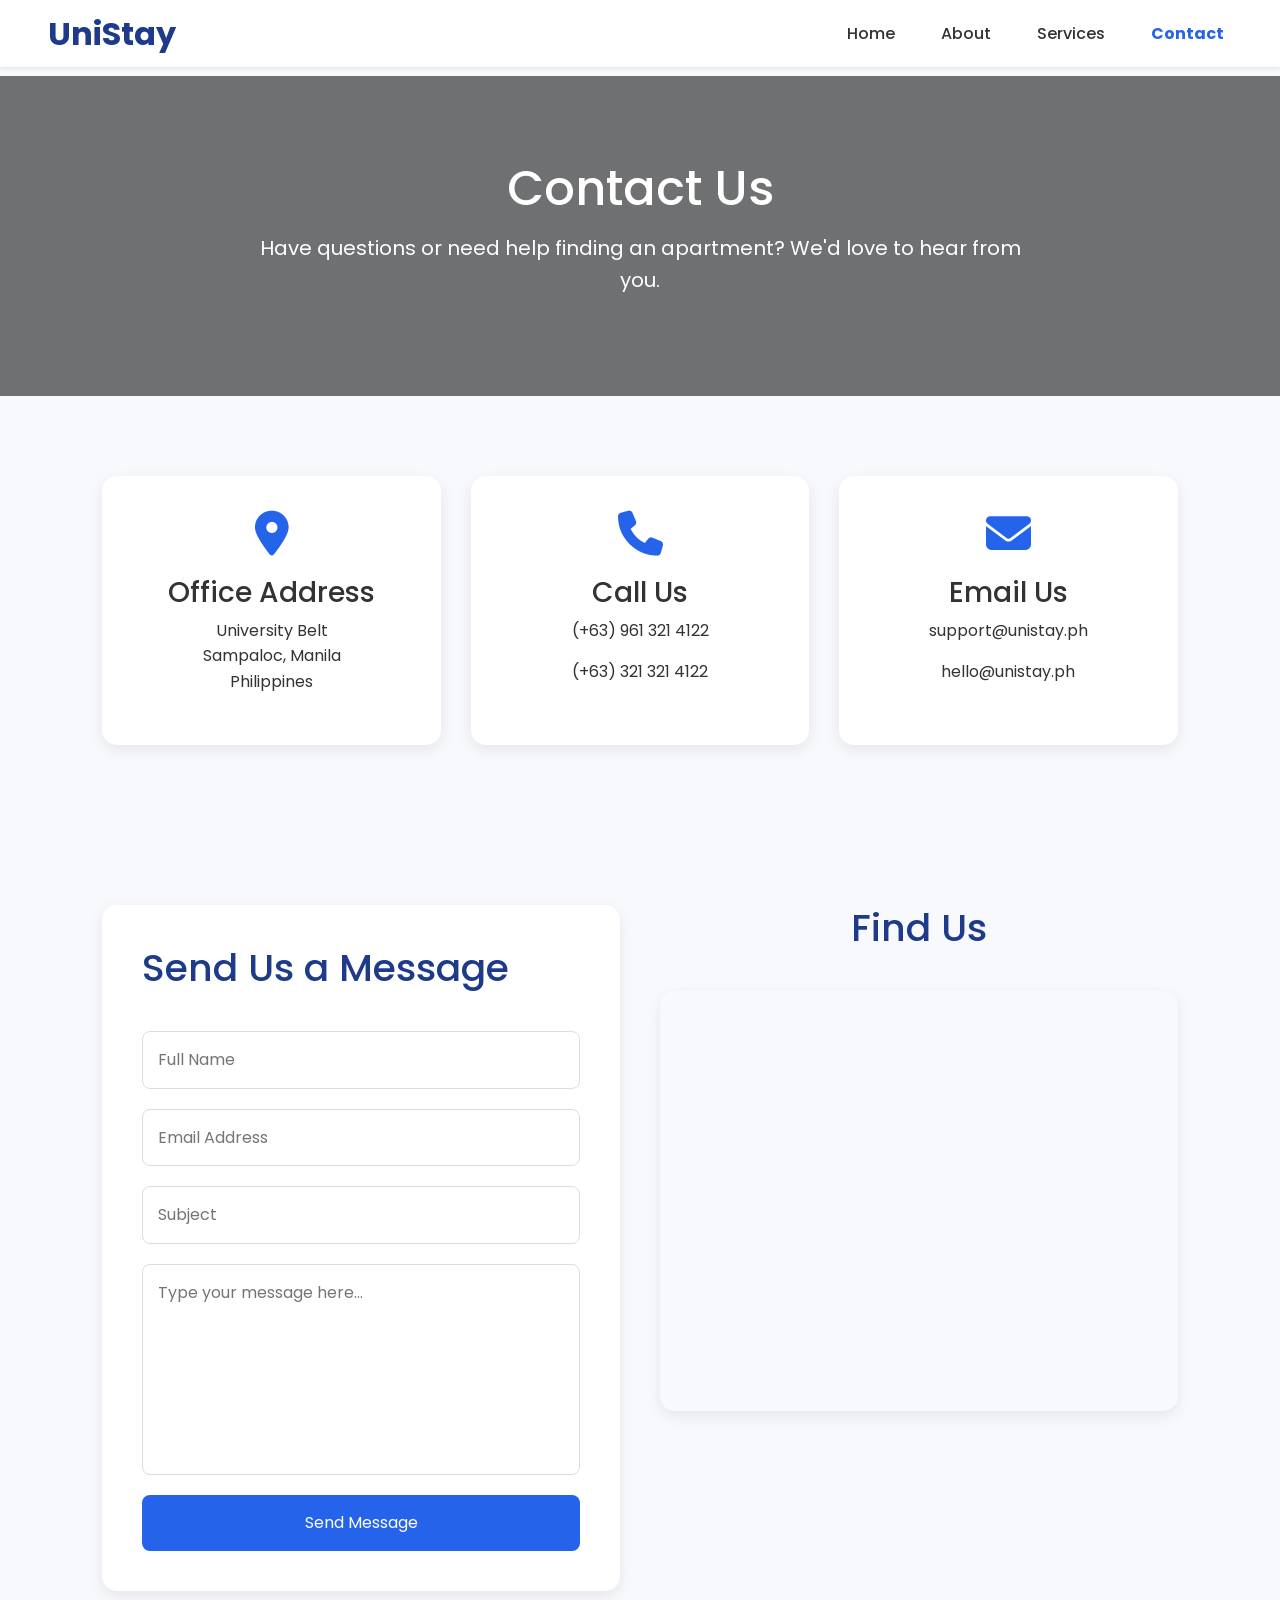
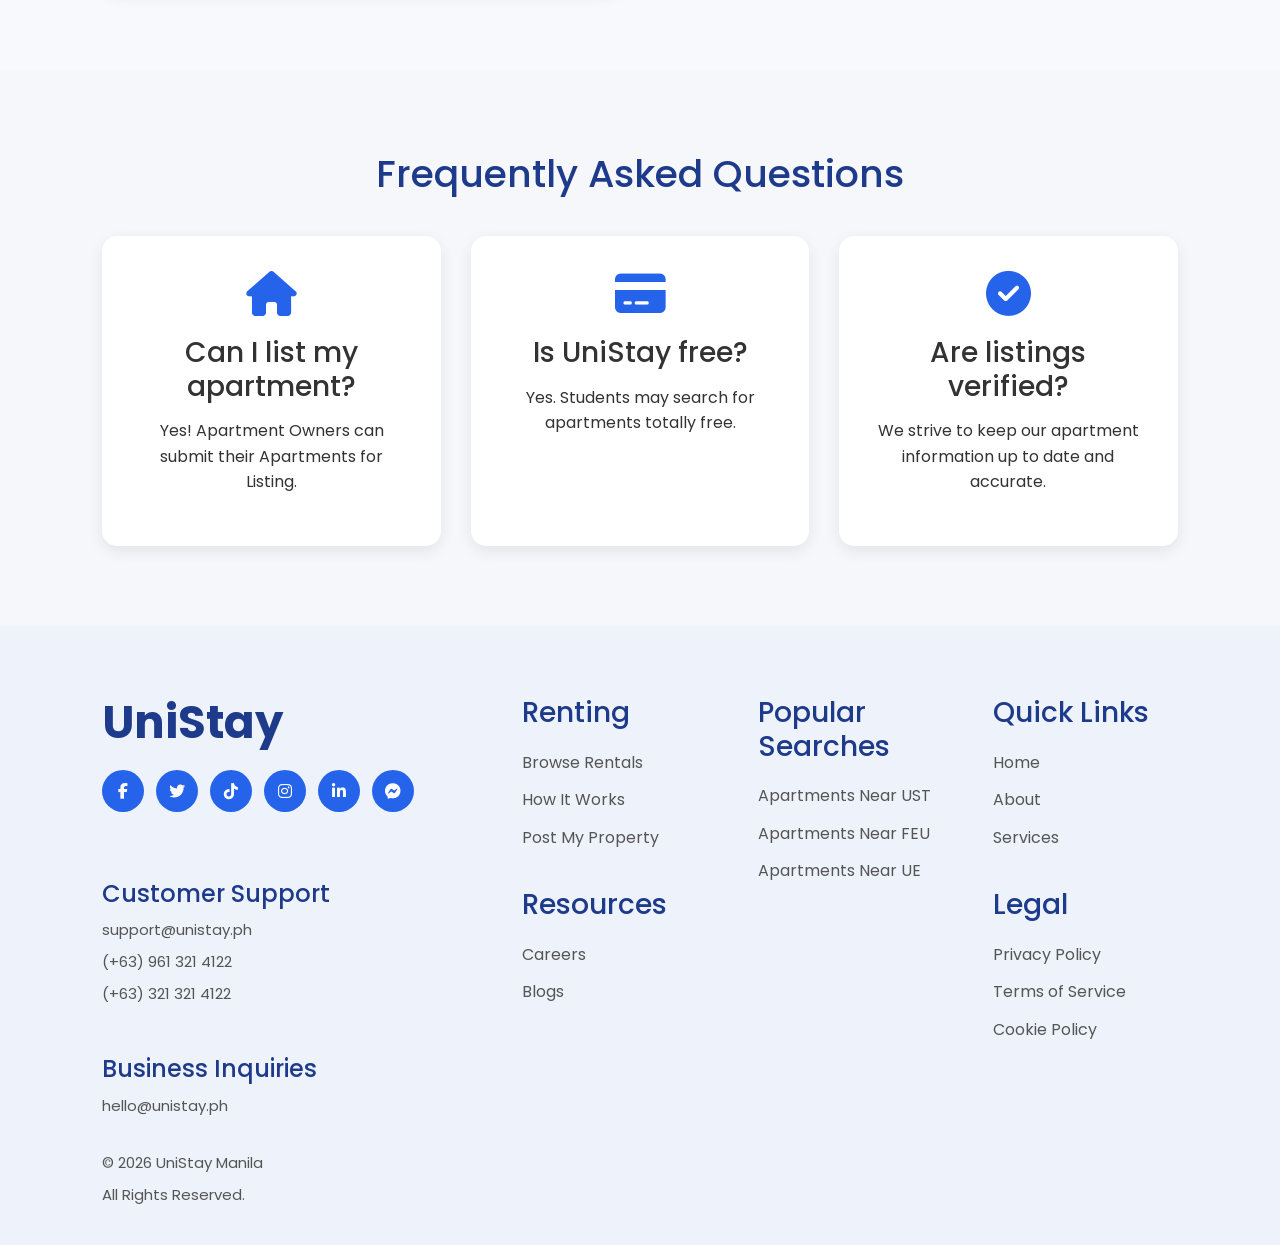
<file: contact.html>
<!DOCTYPE html>
<html lang="en">
<head>
    <meta charset="UTF-8">
    <meta name="viewport" content="width=device-width, initial-scale=1.0">
    <title>Contact | UniStay Manila</title>
    <meta name="description" content="Get in touch with UniStay Manila for questions about apartment listings, property inquiries, or help finding housing near your university.">

    <link href="https://cdn.jsdelivr.net/npm/bootstrap@5.3.7/dist/css/bootstrap.min.css" rel="stylesheet">
    <link rel="stylesheet" href="https://cdnjs.cloudflare.com/ajax/libs/font-awesome/6.5.2/css/all.min.css">
    <link rel="stylesheet" href="css/style.css">
</head>

<body>

<!-- ================= NAVIGATION ================= -->

<nav class="navbar navbar-expand-lg navbar-light bg-white shadow-sm fixed-top">
    <div class="container-fluid px-5">
        <a class="navbar-brand logo" href="index.html">UniStay</a>

        <button class="navbar-toggler" type="button" data-bs-toggle="collapse" data-bs-target="#navbarNav">
            <span class="navbar-toggler-icon"></span>
        </button>

        <div class="collapse navbar-collapse" id="navbarNav">
            <ul class="navbar-nav ms-auto">
                <li class="nav-item"><a class="nav-link" href="index.html">Home</a></li>
                <li class="nav-item"><a class="nav-link" href="about.html">About</a></li>
                <li class="nav-item"><a class="nav-link" href="services.html">Services</a></li>
                <li class="nav-item"><a class="nav-link" href="contact.html">Contact</a></li>
            </ul>
        </div>
    </div>
</nav>

<!-- ================= PAGE BANNER ================= -->

<section class="page-banner">
    <div class="banner-content">
        <h1>Contact Us</h1>
        <p>Have questions or need help finding an apartment? We'd love to hear from you.</p>
    </div>
</section>

<!-- ================= CONTACT INFORMATION ================= -->

<section class="contact-info">
    <div class="info-card">
        <i class="fa-solid fa-location-dot"></i>
        <h3>Office Address</h3>
        <p>University Belt<br>Sampaloc, Manila<br>Philippines</p>
    </div>

    <div class="info-card">
        <i class="fa-solid fa-phone"></i>
        <h3>Call Us</h3>
        <p>(+63) 961 321 4122</p>
        <p>(+63) 321 321 4122</p>
    </div>

    <div class="info-card">
        <i class="fa-solid fa-envelope"></i>
        <h3>Email Us</h3>
        <p>support@unistay.ph</p>
        <p>hello@unistay.ph</p>
    </div>
</section>

<!-- ================= CONTACT SECTION ================= -->

<section class="contact-section">

    <!-- Contact Form -->

    <div class="contact-form">
        <h2>Send Us a Message</h2>

        <form>
            <input type="text" placeholder="Full Name" required>
            <input type="email" placeholder="Email Address" required>
            <input type="text" placeholder="Subject" required>

            <textarea rows="7" placeholder="Type your message here..." required></textarea>

            <button type="submit">Send Message</button>
        </form>
    </div>

    <!-- Map -->

    <div class="contact-map">
        <h2>Find Us</h2>

        <iframe src="https://www.google.com/maps?q=University+of+Santo+Tomas+Manila&output=embed"
                width="100%"
                height="420"
                style="border:0;"
                allowfullscreen=""
                loading="lazy">
        </iframe>
    </div>
</section>

<!-- ================= FAQ ================= -->

<section class="why">
    <h2>Frequently Asked Questions</h2>

    <div class="why-container">
        <div class="why-box">
            <i class="fa-solid fa-house"></i>
            <h3>Can I list my apartment?</h3>
            <p>Yes! Apartment Owners can submit their Apartments for Listing.</p>
        </div>

        <div class="why-box">
            <i class="fa-solid fa-credit-card"></i>
            <h3>Is UniStay free?</h3>
            <p>Yes. Students may search for apartments totally free.</p>
        </div>

        <div class="why-box">
            <i class="fa-solid fa-circle-check"></i>
            <h3>Are listings verified?</h3>
            <p>We strive to keep our apartment information up to date and accurate.</p>
        </div>
    </div>
</section>

<!-- ================= FOOTER ================= -->

<footer class="footer">
    <div class="footer-container">

        <!-- LEFT -->

        <div class="footer-column">
            <h1 class="footer-logo">UniStay</h1>

            <div class="socials">
                <a href="#"><i class="fab fa-facebook-f"></i></a>
                <a href="#"><i class="fab fa-twitter"></i></a>
                <a href="#"><i class="fab fa-tiktok"></i></a>
                <a href="#"><i class="fab fa-instagram"></i></a>
                <a href="#"><i class="fab fa-linkedin-in"></i></a>
                <a href="#"><i class="fab fa-facebook-messenger"></i></a>
            </div>

            <br>

            <h4>Customer Support</h4>
            <p>support@unistay.ph</p>
            <p>(+63) 961 321 4122</p>
            <p>(+63) 321 321 4122</p>

            <br>

            <h4>Business Inquiries</h4>
            <p>hello@unistay.ph</p>

            <br>

            <p>© 2026 UniStay Manila</p>
            <p>All Rights Reserved.</p>
        </div>

        <!-- RENTING -->

        <div class="footer-column">
            <h3>Renting</h3>
            <a href="#">Browse Rentals</a>
            <a href="#">How It Works</a>
            <a href="#">Post My Property</a>

            <br>

            <h3>Resources</h3>
            <a href="#">Careers</a>
            <a href="#">Blogs</a>
        </div>

        <!-- POPULAR -->

        <div class="footer-column">
            <h3>Popular Searches</h3>
            <a href="#">Apartments Near UST</a>
            <a href="#">Apartments Near FEU</a>
            <a href="#">Apartments Near UE</a>
        </div>

        <!-- QUICK LINKS -->

        <div class="footer-column">
            <h3>Quick Links</h3>
            <a href="index.html">Home</a>
            <a href="about.html">About</a>
            <a href="services.html">Services</a>

            <br>

            <h3>Legal</h3>
            <a href="#">Privacy Policy</a>
            <a href="#">Terms of Service</a>
            <a href="#">Cookie Policy</a>
        </div>

    </div>
</footer>

<script src="https://cdn.jsdelivr.net/npm/bootstrap@5.3.7/dist/js/bootstrap.bundle.min.js"></script>
<script src="js/script.js"></script>

</body>
</html>
</file>
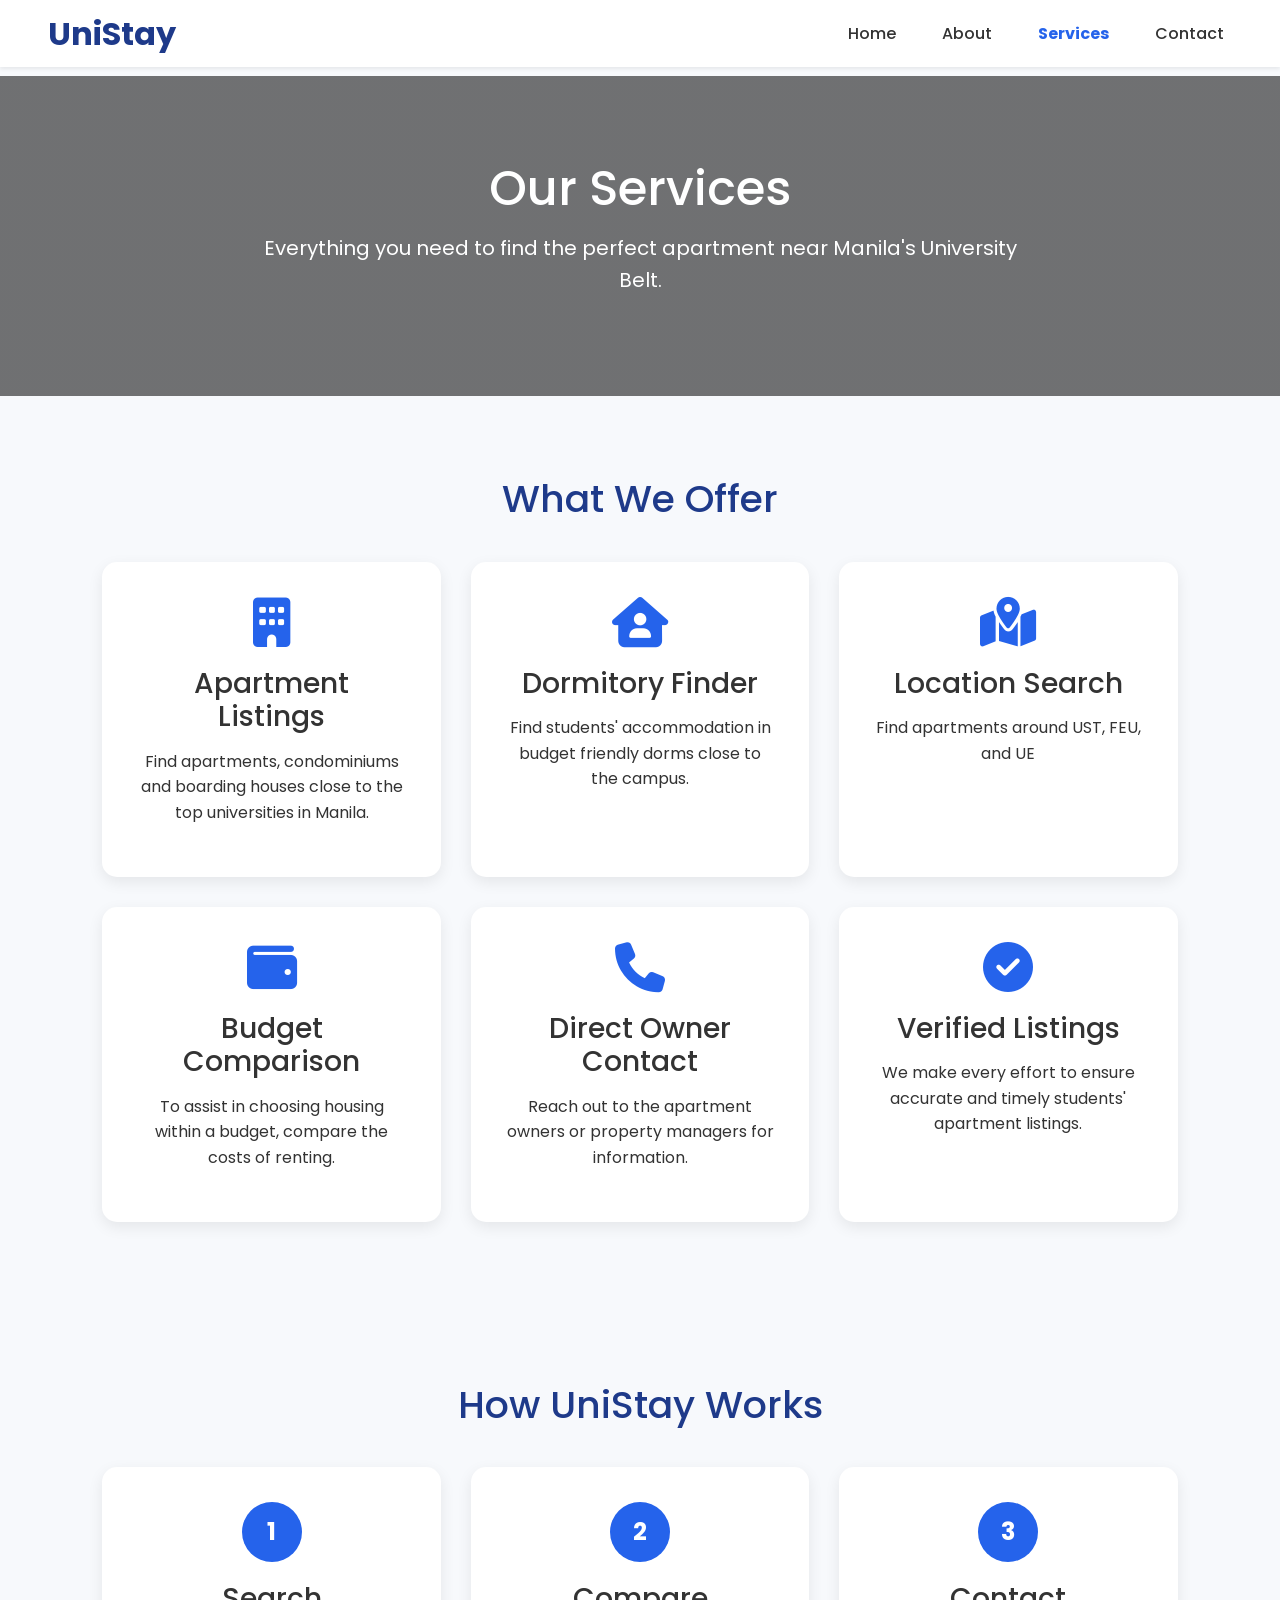
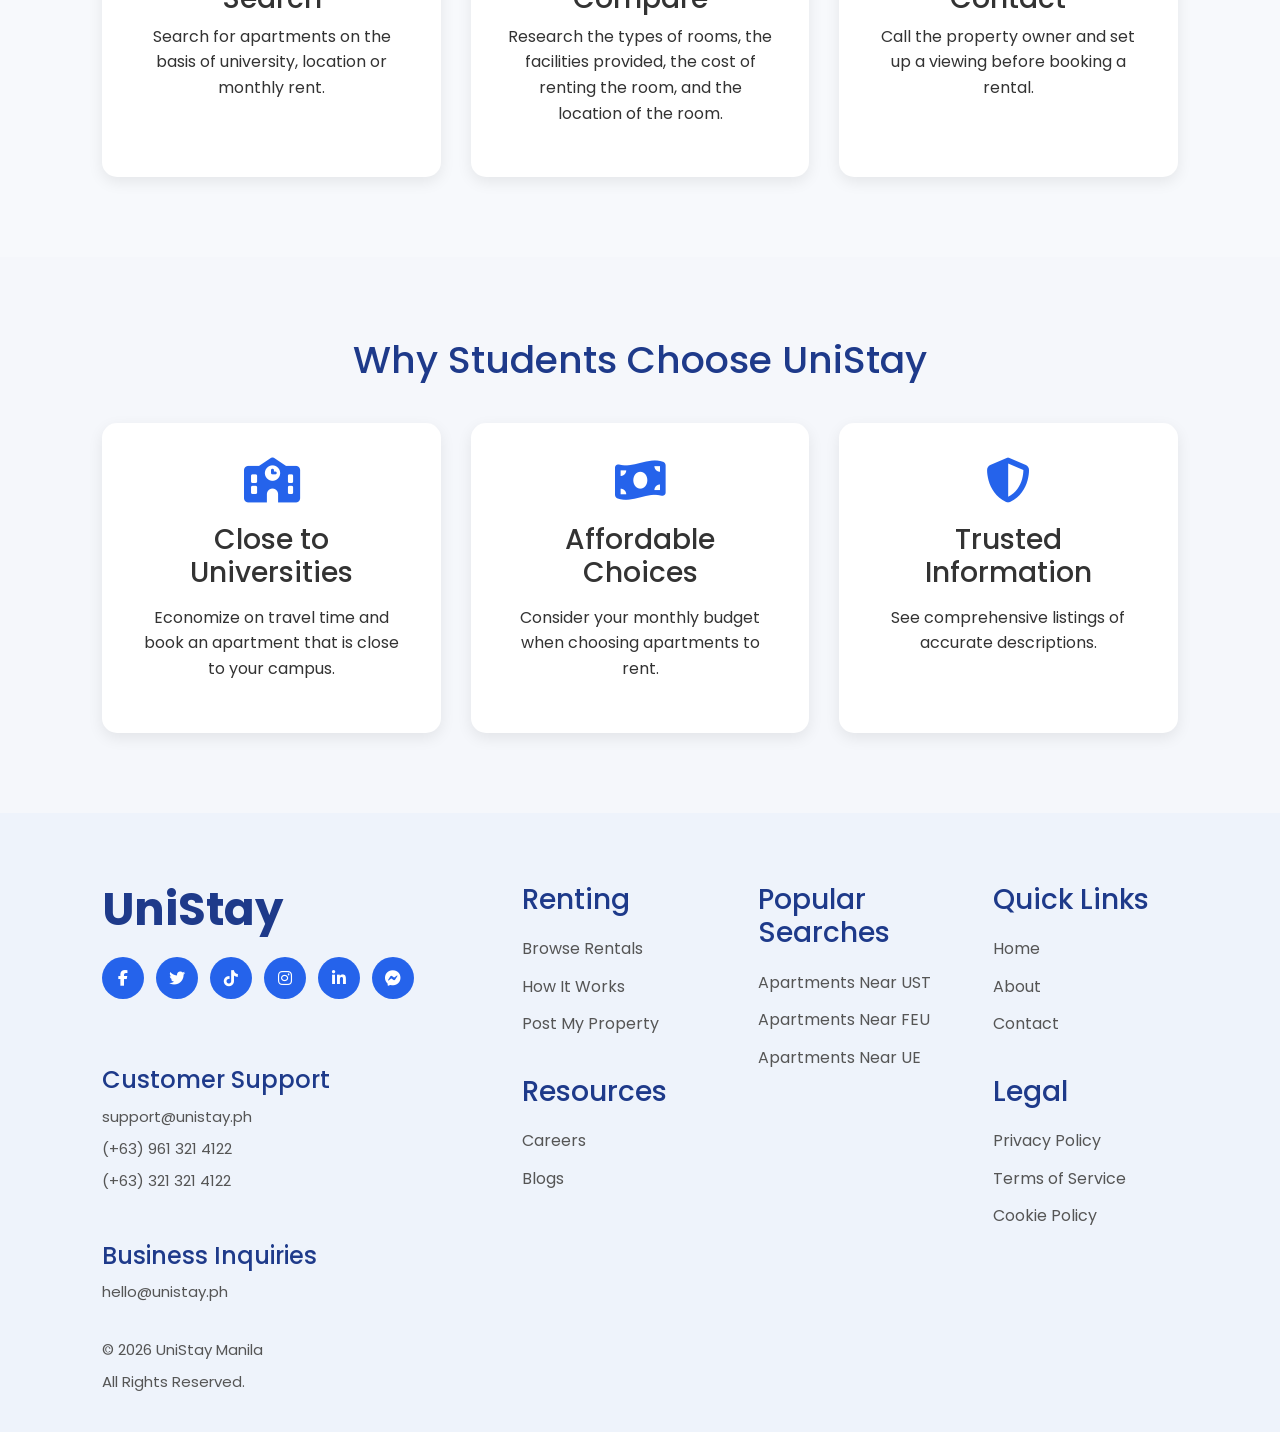
<file: services.html>
<!DOCTYPE html>
<html lang="en">
<head>
    <meta charset="UTF-8">
    <meta name="viewport" content="width=device-width, initial-scale=1.0">
    <title>Services | UniStay Manila</title>
    <meta name="description" content="Explore UniStay's services: apartment listings, dormitory search, location-based filtering, budget comparison, and direct owner contact.">

    <link href="https://cdn.jsdelivr.net/npm/bootstrap@5.3.7/dist/css/bootstrap.min.css" rel="stylesheet">
    <link rel="stylesheet" href="https://cdnjs.cloudflare.com/ajax/libs/font-awesome/6.5.2/css/all.min.css">
    <link rel="stylesheet" href="css/style.css">
</head>

<body>

<!-- ================= NAVIGATION ================= -->

<nav class="navbar navbar-expand-lg navbar-light bg-white shadow-sm fixed-top">
    <div class="container-fluid px-5">
        <a class="navbar-brand logo" href="index.html">UniStay</a>

        <button class="navbar-toggler" type="button" data-bs-toggle="collapse" data-bs-target="#navbarNav">
            <span class="navbar-toggler-icon"></span>
        </button>

        <div class="collapse navbar-collapse" id="navbarNav">
            <ul class="navbar-nav ms-auto">
                <li class="nav-item"><a class="nav-link" href="index.html">Home</a></li>
                <li class="nav-item"><a class="nav-link" href="about.html">About</a></li>
                <li class="nav-item"><a class="nav-link" href="services.html">Services</a></li>
                <li class="nav-item"><a class="nav-link" href="contact.html">Contact</a></li>
            </ul>
        </div>
    </div>
</nav>

<!-- ================= PAGE BANNER ================= -->

<section class="page-banner">
    <div class="banner-content">
        <h1>Our Services</h1>
        <p>Everything you need to find the perfect apartment near Manila's University Belt.</p>
    </div>
</section>

<!-- ================= SERVICES ================= -->

<section class="services-section">
    <h2>What We Offer</h2>

    <div class="services-grid">
        <div class="service-card">
            <i class="fa-solid fa-building"></i>
            <h3>Apartment Listings</h3>
            <p>Find apartments, condominiums and boarding houses close to the top universities in Manila.</p>
        </div>

        <div class="service-card">
            <i class="fa-solid fa-house-user"></i>
            <h3>Dormitory Finder</h3>
            <p>Find students' accommodation in budget friendly dorms close to the campus.</p>
        </div>

        <div class="service-card">
            <i class="fa-solid fa-map-location-dot"></i>
            <h3>Location Search</h3>
            <p>Find apartments around UST, FEU, and UE</p>
        </div>

        <div class="service-card">
            <i class="fa-solid fa-wallet"></i>
            <h3>Budget Comparison</h3>
            <p>To assist in choosing housing within a budget, compare the costs of renting.</p>
        </div>

        <div class="service-card">
            <i class="fa-solid fa-phone"></i>
            <h3>Direct Owner Contact</h3>
            <p>Reach out to the apartment owners or property managers for information.</p>
        </div>

        <div class="service-card">
            <i class="fa-solid fa-circle-check"></i>
            <h3>Verified Listings</h3>
            <p>We make every effort to ensure accurate and timely students' apartment listings.</p>
        </div>
    </div>
</section>

<!-- ================= HOW IT WORKS ================= -->

<section class="how-section">
    <h2>How UniStay Works</h2>

    <div class="steps">
        <div class="step">
            <div class="step-number">1</div>
            <h3>Search</h3>
            <p>Search for apartments on the basis of university, location or monthly rent.</p>
        </div>

        <div class="step">
            <div class="step-number">2</div>
            <h3>Compare</h3>
            <p>Research the types of rooms, the facilities provided, the cost of renting the room, and the location of the room.</p>
        </div>

        <div class="step">
            <div class="step-number">3</div>
            <h3>Contact</h3>
            <p>Call the property owner and set up a viewing before booking a rental.</p>
        </div>
    </div>
</section>

<!-- ================= WHY USE UNISTAY ================= -->

<section class="why">
    <h2>Why Students Choose UniStay</h2>

    <div class="why-container">
        <div class="why-box">
            <i class="fa-solid fa-school"></i>
            <h3>Close to Universities</h3>
            <p>Economize on travel time and book an apartment that is close to your campus.</p>
        </div>

        <div class="why-box">
            <i class="fa-solid fa-money-bill-wave"></i>
            <h3>Affordable Choices</h3>
            <p>Consider your monthly budget when choosing apartments to rent.</p>
        </div>

        <div class="why-box">
            <i class="fa-solid fa-shield-halved"></i>
            <h3>Trusted Information</h3>
            <p>See comprehensive listings of accurate descriptions.</p>
        </div>
    </div>
</section>

<!-- ================= FOOTER ================= -->

<footer class="footer">
    <div class="footer-container">

        <div class="footer-column">
            <h1 class="footer-logo">UniStay</h1>

            <div class="socials">
                <a href="#"><i class="fab fa-facebook-f"></i></a>
                <a href="#"><i class="fab fa-twitter"></i></a>
                <a href="#"><i class="fab fa-tiktok"></i></a>
                <a href="#"><i class="fab fa-instagram"></i></a>
                <a href="#"><i class="fab fa-linkedin-in"></i></a>
                <a href="#"><i class="fab fa-facebook-messenger"></i></a>
            </div>

            <br>

            <h4>Customer Support</h4>
            <p>support@unistay.ph</p>
            <p>(+63) 961 321 4122</p>
            <p>(+63) 321 321 4122</p>

            <br>

            <h4>Business Inquiries</h4>
            <p>hello@unistay.ph</p>

            <br>

            <p>© 2026 UniStay Manila</p>
            <p>All Rights Reserved.</p>
        </div>

        <div class="footer-column">
            <h3>Renting</h3>
            <a href="#">Browse Rentals</a>
            <a href="#">How It Works</a>
            <a href="#">Post My Property</a>

            <br>

            <h3>Resources</h3>
            <a href="#">Careers</a>
            <a href="#">Blogs</a>
        </div>

        <div class="footer-column">
            <h3>Popular Searches</h3>
            <a href="#">Apartments Near UST</a>
            <a href="#">Apartments Near FEU</a>
            <a href="#">Apartments Near UE</a>
        </div>

        <div class="footer-column">
            <h3>Quick Links</h3>
            <a href="index.html">Home</a>
            <a href="about.html">About</a>
            <a href="contact.html">Contact</a>

            <br>

            <h3>Legal</h3>
            <a href="#">Privacy Policy</a>
            <a href="#">Terms of Service</a>
            <a href="#">Cookie Policy</a>
        </div>
    </div>
</footer>

<script src="https://cdn.jsdelivr.net/npm/bootstrap@5.3.7/dist/js/bootstrap.bundle.min.js"></script>
<script src="js/script.js"></script>

</body>
</html>
</file>
<file: css/style.css>
@import url('https://fonts.googleapis.com/css2?family=Poppins:wght@300;400;500;600;700;800&display=swap');

* {
    margin: 0;
    padding: 0;
    box-sizing: border-box;
    font-family: 'Poppins', sans-serif;
}

html {
    scroll-behavior: smooth;
}

body {
    background: #f7f9fc;
    color: #333;
    line-height: 1.6;
}

a {
    text-decoration: none;
}

img {
    width: 100%;
    display: block;
}

.logo{
    font-size:32px;
    font-weight:700;
    color:#1E3A8A;
}

.hero {
    margin-top: 80px;
    height: 90vh;
    background:
        linear-gradient(rgba(0, 0, 0, .55),
            rgba(0, 0, 0, .55)),
        url("https://images.unsplash.com/photo-1460317442991-0ec209397118?w=1600");
    background-size: cover;
    background-position: center;
    display: flex;
    justify-content: center;
    align-items: center;
    text-align: center;
    padding: 20px;
}

.hero-content {
    max-width: 900px;
    color: white;
}

.hero-content h1 {
    font-size: 55px;
    margin-bottom: 20px;
    font-weight: 700;
}

.hero-content p {
    font-size: 20px;
    margin-bottom: 40px;
}

.search-box {
    display: flex;
    justify-content: center;
    align-items: center;
    gap: 10px;
    flex-wrap: wrap;
}

.search-box input {
    width: 450px;
    max-width: 100%;
    padding: 15px;
    border: none;
    border-radius: 50px;
    font-size: 16px;
    outline: none;
}

.search-box button {
    padding: 15px 35px;
    border: none;
    border-radius: 50px;
    background: #2563EB;
    color: white;
    font-size: 16px;
    cursor: pointer;
    transition: .3s;
}

.search-box button:hover {
    background: #1E40AF;
}

.page-banner {
    margin-top: 76px;
    height: 320px;
    background:
        linear-gradient(rgba(0, 0, 0, .55),
            rgba(0, 0, 0, .55)),
        url("https://images.unsplash.com/photo-1522708323590-d24dbb6b0267?w=1600");
    background-size: cover;
    background-position: center;
    display: flex;
    justify-content: center;
    align-items: center;
    text-align: center;
    color: white;
}

.banner-content {
    max-width: 800px;
}

.banner-content h1 {
    font-size: 48px;
    margin-bottom: 15px;
}

.banner-content p {
    font-size: 20px;
}

section {
    padding: 80px 8%;
}

section h2 {
    font-size: 38px;
    color: #1E3A8A;
    margin-bottom: 40px;
    text-align: center;
}

.featured {
    background: #fff;
}

.cards {
    display: grid;
    grid-template-columns: repeat(auto-fill, minmax(300px, 350px));
    justify-content: center;
    gap: 30px;
}

.card {
    width: 100%;
    max-width: 350px;
    background: white;
    border-radius: 15px;
    overflow: hidden;
    box-shadow: 0 5px 15px rgba(0,0,0,.08);
}

.card img{
    width: 100%;
    height: 220px;
    object-fit:cover;
    display:block;
}

.card-body {
    padding: 20px;
}

.card-body h3 {
    color: #1E3A8A;
    margin-bottom: 10px;
}

.card-body p {
    margin-bottom: 10px;
    color: #555;
}
.card-body .fa-location-dot{
    color:#2563EB;
    margin-right:6px;
}

.price {
    font-size: 22px;
    color: #2563EB;
    font-weight: 600;
}

.card button {
    margin-top: 10px;
    width: 100%;
    padding: 12px;
    border: none;
    background: #2563EB;
    color: white;
    border-radius: 8px;
    cursor: pointer;
    transition: .3s;
}

.card button:hover {
    background: #1E40AF;
}

.why {
    background: #f5f7fb;
}

.why-container {
    display: grid;
    grid-template-columns: repeat(auto-fit, minmax(250px, 1fr));
    gap: 30px;
}

.why-box {
    background: white;
    padding: 35px;
    text-align: center;
    border-radius: 15px;
    box-shadow: 0 5px 15px rgba(0, 0, 0, .08);
}

.why-box i {
    font-size: 45px;
    color: #2563EB;
    margin-bottom: 20px;
}

.why-box h3 {
    margin-bottom: 15px;
}

.about-section {
    display: grid;
    grid-template-columns: 1fr 1fr;
    gap: 60px;
    align-items: center;
}

.about-image img {
    border-radius: 15px;
    box-shadow: 0 8px 20px rgba(0, 0, 0, .15);
}

.about-text h2 {
    text-align: left;
    margin-bottom: 20px;
}

.about-text p {
    margin-bottom: 20px;
    color: #555;
}

.mission {
    background: #eef4ff;
    display: grid;
    grid-template-columns: repeat(auto-fit, minmax(300px, 1fr));
    gap: 30px;
}

.mission-card {
    background: white;
    padding: 40px;
    border-radius: 15px;
    text-align: center;
    box-shadow: 0 5px 15px rgba(0, 0, 0, .08);
}

.mission-card i {
    font-size: 50px;
    color: #2563EB;
    margin-bottom: 20px;
}

.why-grid {
    display: grid;
    grid-template-columns: repeat(auto-fit, minmax(250px, 1fr));
    gap: 30px;
}

.why-item {
    background: white;
    padding: 30px;
    border-radius: 15px;
    text-align: center;
    box-shadow: 0 5px 15px rgba(0, 0, 0, .08);
}

.why-item i {
    font-size: 40px;
    color: #2563EB;
    margin-bottom: 20px;
}

.services-grid {
    display: grid;
    grid-template-columns: repeat(auto-fit, minmax(280px, 1fr));
    gap: 30px;
}

.service-card {
    background: white;
    padding: 35px;
    border-radius: 15px;
    text-align: center;
    box-shadow: 0 5px 15px rgba(0, 0, 0, .08);
    transition: .3s;
}

.service-card:hover {
    transform: translateY(-8px);
}

.service-card i {
    font-size: 50px;
    color: #2563EB;
    margin-bottom: 20px;
}

.service-card h3 {
    margin-bottom: 15px;
}

.steps {
    display: grid;
    grid-template-columns: repeat(auto-fit, minmax(250px, 1fr));
    gap: 30px;
}

.step {
    background: white;
    padding: 35px;
    border-radius: 15px;
    text-align: center;
    box-shadow: 0 5px 15px rgba(0, 0, 0, .08);
}

.step-number {
    width: 60px;
    height: 60px;
    background: #2563EB;
    color: white;
    border-radius: 50%;
    display: flex;
    justify-content: center;
    align-items: center;
    font-size: 24px;
    font-weight: bold;
    margin: auto;
    margin-bottom: 20px;
}

.contact-info {
    display: grid;
    grid-template-columns: repeat(auto-fit, minmax(250px, 1fr));
    gap: 30px;
}

.info-card {
    background: white;
    padding: 35px;
    text-align: center;
    border-radius: 15px;
    box-shadow: 0 5px 15px rgba(0, 0, 0, .08);
}

.info-card i {
    font-size: 45px;
    color: #2563EB;
    margin-bottom: 20px;
}

.contact-section {
    display: grid;
    grid-template-columns: 1fr 1fr;
    gap: 40px;
}

.contact-form {
    background: white;
    padding: 40px;
    border-radius: 15px;
    box-shadow: 0 5px 15px rgba(0, 0, 0, .08);
}

.contact-form h2 {
    text-align: left;
}

.contact-form form {
    display: flex;
    flex-direction: column;
}

.contact-form input,
.contact-form textarea {
    margin-bottom: 20px;
    padding: 15px;
    border: 1px solid #ddd;
    border-radius: 8px;
    outline: none;
    font-size: 16px;
}

.contact-form textarea {
    resize: none;
}

.contact-form button {
    padding: 15px;
    border: none;
    background: #2563EB;
    color: white;
    border-radius: 8px;
    cursor: pointer;
    transition: .3s;
}

.contact-form button:hover {
    background: #1E40AF;
}

.contact-map iframe {
    border-radius: 15px;
    box-shadow: 0 5px 15px rgba(0, 0, 0, .08);
}

.footer {
    background: #eef3fb;
    padding: 70px 8% 30px;
}

.footer-container {
    display: grid;
    grid-template-columns: 2fr 1fr 1fr 1fr;
    gap: 50px;
}

.footer-column {
    display: flex;
    flex-direction: column;
}

.footer-logo {
    font-size: 45px;
    font-weight: 700;
    color: #1E3A8A;
    margin-bottom: 20px;
}

.footer-column h3 {
    margin-bottom: 20px;
    color: #1E3A8A;
}

.footer-column h4 {
    margin: 15px 0 10px;
    color: #1E3A8A;
}

.footer-column p {
    color: #555;
    margin-bottom: 8px;
    font-size: 15px;
}

.footer-column a {
    color: #555;
    margin-bottom: 12px;
    transition: .3s;
}

.footer-column a:hover {
    color: #2563EB;
    padding-left: 5px;
}

.socials {
    display: flex;
    gap: 12px;
    margin-bottom: 15px;
}

.socials a {
    width: 42px;
    height: 42px;
    background: #2563EB;
    color: white;
    border-radius: 50%;
    display: flex;
    justify-content: center;
    align-items: center;
    transition: .3s;
}

.socials a:hover {
    background: #1E3A8A;
    transform: translateY(-5px);
}

button {
    transition: .3s ease;
}

button:hover {
    transform: translateY(-3px);
}

.card,
.service-card,
.info-card,
.why-box,
.why-item,
.step,
.mission-card {
    transition: .3s;
}

.card:hover,
.service-card:hover,
.info-card:hover,
.why-box:hover,
.why-item:hover,
.step:hover,
.mission-card:hover {
    transform: translateY(-10px);
    box-shadow: 0 12px 30px rgba(0, 0, 0, .12);
}

::-webkit-scrollbar {
    width: 10px;
}

::-webkit-scrollbar-thumb {
    background: #2563EB;
    border-radius: 20px;
}

::-webkit-scrollbar-track {
    background: #edf2f7;
}

@media (max-width:1200px) {

    .footer-container {
        grid-template-columns: repeat(2, 1fr);
    }

    .about-section {
        grid-template-columns: 1fr;
    }

    .contact-section {
        grid-template-columns: 1fr;
    }

}

@media (max-width:900px) {

    .hero {
        height: auto;
        padding: 120px 20px 80px;
    }

    .hero-content h1 {
        font-size: 40px;
    }

    .hero-content p {
        font-size: 18px;
    }

    .search-box {
        flex-direction: column;
    }

    .search-box input {
        width: 100%;
    }

    .search-box button {
        width: 100%;
    }

    .footer-container {
        grid-template-columns: 1fr;
        text-align: center;
    }

    .socials {
        justify-content: center;
    }

}

@media (max-width:768px) {

    section {
        padding: 60px 6%;
    }

    .page-banner {
        height: 260px;
    }

    .banner-content h1 {
        font-size: 36px;
    }

    .banner-content p {
        font-size: 18px;
    }

    section h2 {
        font-size: 30px;
    }

    .cards,
    .services-grid,
    .why-grid,
    .why-container,
    .steps,
    .contact-info,
    .mission {
        grid-template-columns: 1fr;
    }

}

@media (max-width: 500px) {

    .logo {
        font-size: 28px;
    }

    .hero-content h1 {
        font-size: 30px;
    }

    .hero-content p {
        font-size: 16px;
    }

    .footer-logo {
        font-size: 36px;
    }

    .footer {
        padding: 50px 20px;
    }

}

.navbar-brand {
    padding: 0;
}

.navbar-nav {
    gap: 30px;
}

.nav-link {
    color: #333 !important;
    font-weight: 500;
    transition: .3s;
}

.nav-link:hover {
    color: #2563EB !important;
}

.nav-link.active {
    color: #2563EB !important;
    font-weight: 700;
}

#topButton {
    position: fixed;
    right: 30px;
    bottom: 30px;
    width: 55px;
    height: 55px;
    border: none;
    border-radius: 50%;
    background: #2563EB;
    color: white;
    font-size: 24px;
    cursor: pointer;
    box-shadow: 0 5px 15px rgba(0, 0, 0, .2);
    transition: .3s;
    z-index: 999;
}

#topButton:hover {
    transform: scale(1.1);
}

.hidden {
    opacity: 0;
    transform: translateY(40px);
    transition: all .8s ease;
}

.show {
    opacity: 1;
    transform: translateY(0);
}

.filters{
    width:90%;
    margin:60px auto 30px;
}

.filters h2{
    margin-bottom:20px;
    font-size:30px;
    color:#1e3a8a;
}

.filter-container{
    display:flex;
    gap:15px;
    overflow-x:auto;
    padding:10px 0;
    scrollbar-width:none;
}

.filter-container::-webkit-scrollbar{
    display:none;
}

.filter-btn{
    white-space:nowrap;
    padding:14px 22px;
    border:2px solid #2563eb;
    background:white;
    color:#2563eb;
    border-radius:40px;
    cursor:pointer;
    font-size:15px;
    transition:.3s;
    font-weight:600;
}

.filter-btn:hover{
    background:#2563eb;
    color:white;
}

.filter-btn.active{
    background:#2563eb;
    color:white;
}

.view-btn{
    display:block;
    width:100%;
    padding:12px;
    margin-top:10px;
    background:#2563EB;
    color:white;
    text-align:center;
    text-decoration:none;
    border-radius:8px;
    font-weight:600;
    transition:.3s;
}

.view-btn:hover{
    background:#1E40AF;
}

.filter-wrapper{
    display:flex;
    align-items:center;
    gap:12px;
}

.filter-wrapper .filter-container{
    flex:1;
}

.scroll-arrow{
    flex-shrink:0;
    width:44px;
    height:44px;
    border:2px solid #2563eb;
    background:white;
    color:#2563eb;
    border-radius:50%;
    cursor:pointer;
    font-size:16px;
    display:flex;
    justify-content:center;
    align-items:center;
    transition:.3s;
}

.scroll-arrow:hover{
    background:#2563eb;
    color:white;
    transform:translateY(-3px);
}

.scroll-arrow:disabled{
    opacity:.35;
    cursor:default;
    transform:none;
}

.scroll-arrow:disabled:hover{
    background:white;
    color:#2563eb;
}

@media (max-width:500px){
    .scroll-arrow{
        width:36px;
        height:36px;
        font-size:14px;
    }
}
</file>
